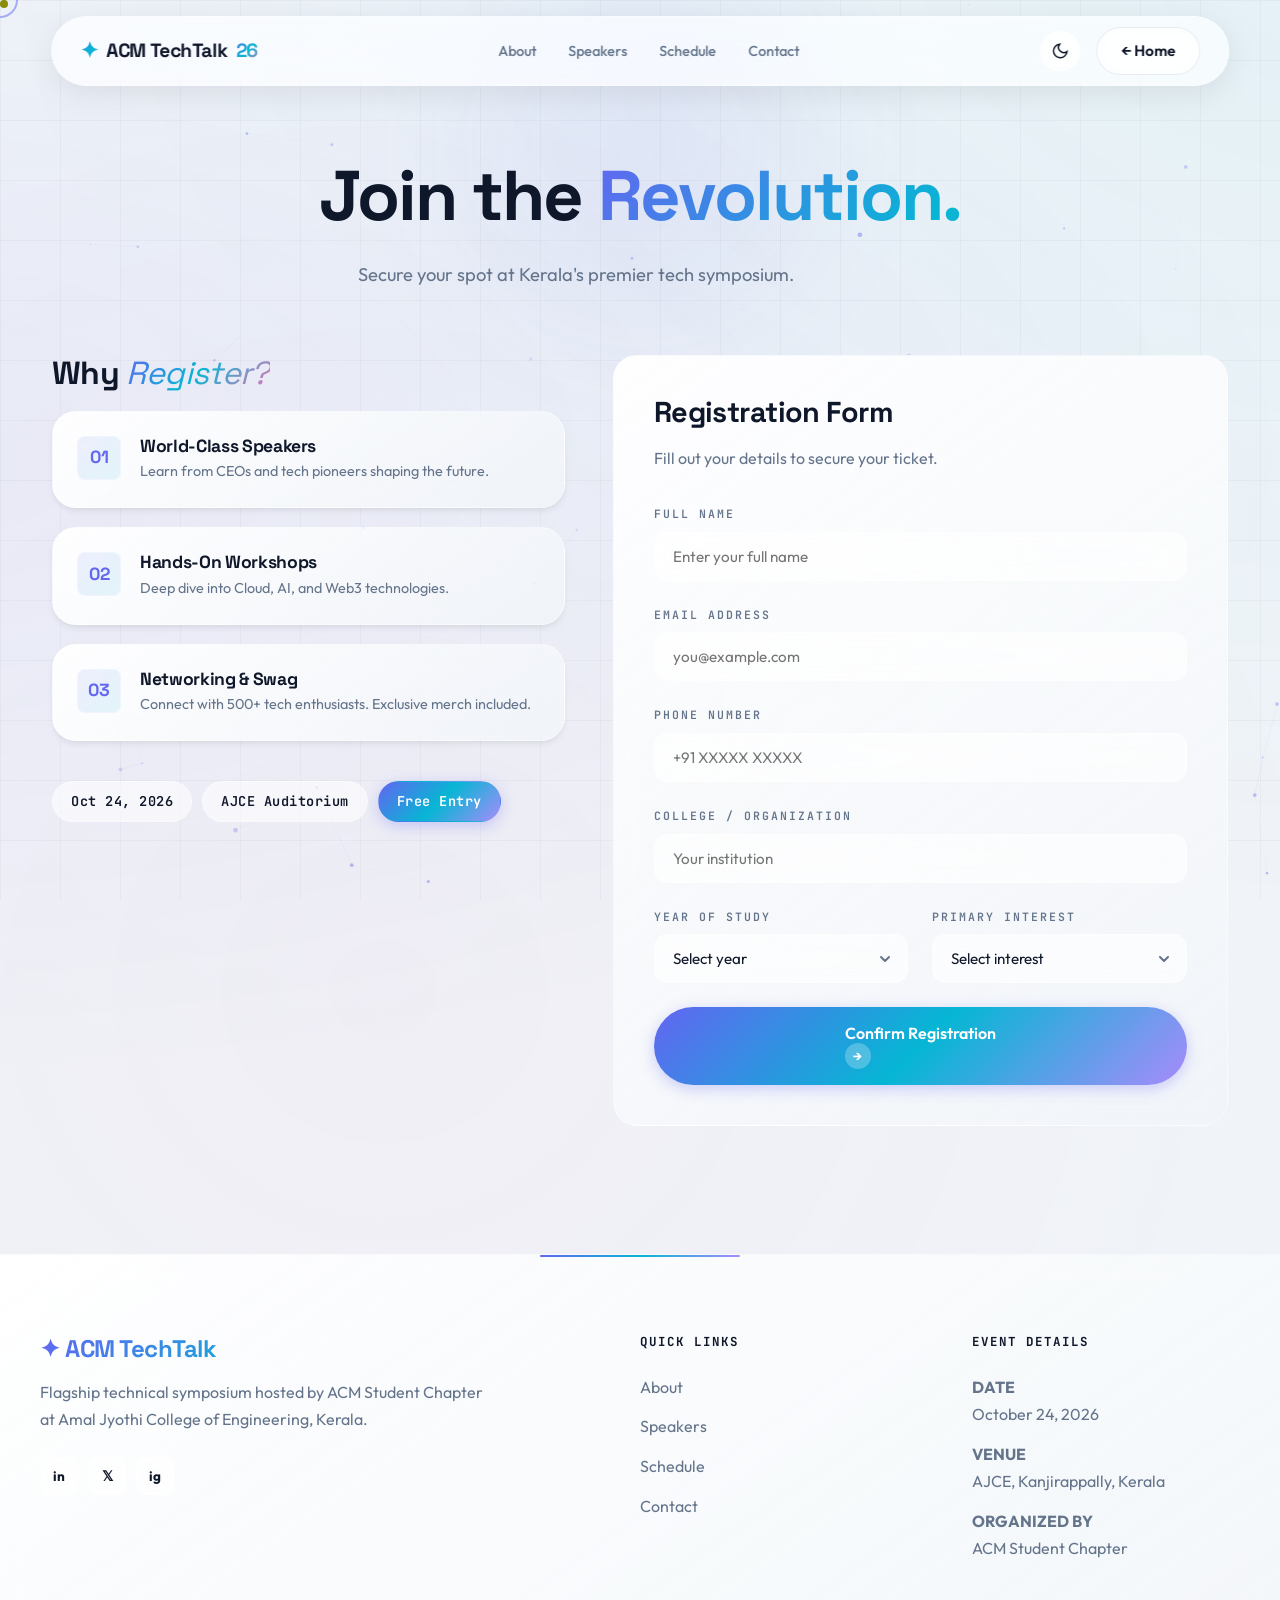
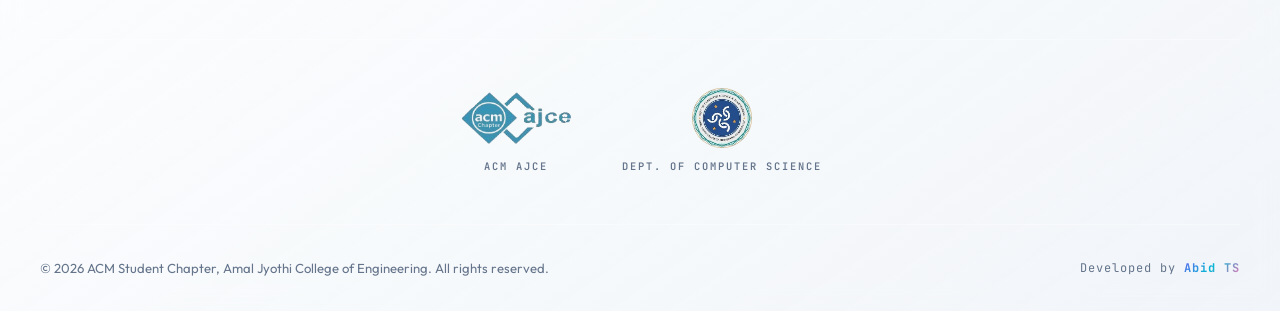
<file: register.html>
<!DOCTYPE html>
<html lang="en" data-theme="light">

<head>
    <meta charset="UTF-8">
    <meta name="viewport" content="width=device-width, initial-scale=1.0">
    <meta name="description" content="Register for ACM TechTalk 2026 — Defy Gravity. Kerala's premier technical symposium.">
    <meta name="author" content="Abid TS">
    <title>REGISTER | ACM TechTalk 2026</title>
    <link rel="preconnect" href="https://fonts.googleapis.com">
    <link rel="preconnect" href="https://fonts.gstatic.com" crossorigin>
    <link href="https://fonts.googleapis.com/css2?family=Outfit:wght@300;400;500;600;700;800;900&family=Space+Grotesk:wght@400;500;600;700&family=JetBrains+Mono:wght@400;500;600&display=swap"
        rel="stylesheet">
    <link rel="stylesheet" href="css/style.css">
    <link rel="stylesheet" href="css/register.css">
    <link rel="icon" type="image/png" href="img/favicon.png">
</head>

<body>

    <!-- Particle Background Canvas -->
    <canvas id="particles-canvas"></canvas>

    <!-- Custom Cursor -->
    <div class="cursor-dot" id="cursor-dot"></div>
    <div class="cursor-ring" id="cursor-ring"></div>

    <nav class="modern-nav" id="main-nav">
        <div class="nav-container">
            <a href="index.html" class="nav-brand">
                <span class="icon">✦</span> ACM TechTalk<span class="highlight">26</span>
            </a>
            <div class="nav-links">
                <a href="index.html#about">About</a>
                <a href="index.html#speakers">Speakers</a>
                <a href="index.html#schedule">Schedule</a>
                <a href="index.html#contact">Contact</a>
            </div>
            <div class="nav-actions">
                <button id="theme-toggle" class="icon-btn" aria-label="Toggle Theme">
                    <svg class="sun-icon" viewBox="0 0 24 24" fill="none" stroke="currentColor" stroke-width="2">
                        <circle cx="12" cy="12" r="5" />
                        <line x1="12" y1="1" x2="12" y2="3" />
                        <line x1="12" y1="21" x2="12" y2="23" />
                        <line x1="4.22" y1="4.22" x2="5.64" y2="5.64" />
                        <line x1="18.36" y1="18.36" x2="19.78" y2="19.78" />
                        <line x1="1" y1="12" x2="3" y2="12" />
                        <line x1="21" y1="12" x2="23" y2="12" />
                        <line x1="4.22" y1="19.78" x2="5.64" y2="18.36" />
                        <line x1="18.36" y1="5.64" x2="19.78" y2="4.22" />
                    </svg>
                    <svg class="moon-icon" viewBox="0 0 24 24" fill="none" stroke="currentColor" stroke-width="2">
                        <path d="M21 12.79A9 9 0 1 1 11.21 3 7 7 0 0 0 21 12.79z" />
                    </svg>
                </button>
                <a href="index.html" class="secondary-btn nav-cta-desktop" style="padding: 10px 24px; font-size: 0.95rem;">← Home</a>
                <button class="mobile-menu-btn" id="mobile-menu-btn" aria-label="Open Menu">
                    <span></span>
                    <span></span>
                    <span></span>
                </button>
            </div>
        </div>
    </nav>

    <main class="main-wrapper">
        <section class="register-hero">
            <h1 class="hero-title">Join the <span>Revolution.</span></h1>
            <p class="hero-subtitle">Secure your spot at Kerala's premier tech symposium.</p>
        </section>

        <section class="register-container">

            <div class="register-info">
                <h2 class="section-title" style="font-size: 2rem;">Why <span>Register?</span></h2>
                <div class="perks-list">
                    <div class="perk-card">
                        <span class="perk-icon">01</span>
                        <div>
                            <h3>World-Class Speakers</h3>
                            <p>Learn from CEOs and tech pioneers shaping the future.</p>
                        </div>
                    </div>
                    <div class="perk-card">
                        <span class="perk-icon">02</span>
                        <div>
                            <h3>Hands-On Workshops</h3>
                            <p>Deep dive into Cloud, AI, and Web3 technologies.</p>
                        </div>
                    </div>
                    <div class="perk-card">
                        <span class="perk-icon">03</span>
                        <div>
                            <h3>Networking & Swag</h3>
                            <p>Connect with 500+ tech enthusiasts. Exclusive merch included.</p>
                        </div>
                    </div>
                </div>

                <div class="event-meta-pills">
                    <span class="pill">Oct 24, 2026</span>
                    <span class="pill">AJCE Auditorium</span>
                    <span class="pill highlight-pill">Free Entry</span>
                </div>
            </div>

            <div class="contact-form-card">
                <h3>Registration Form</h3>
                <p>Fill out your details to secure your ticket.</p>

                <form id="registration-form" class="modern-form" autocomplete="off" novalidate>
                    <div class="input-group">
                        <label for="reg-name">FULL NAME</label>
                        <input type="text" id="reg-name" placeholder="Enter your full name" required>
                    </div>

                    <div class="input-group">
                        <label for="reg-email">EMAIL ADDRESS</label>
                        <input type="email" id="reg-email" placeholder="you@example.com" required>
                    </div>

                    <div class="input-group">
                        <label for="reg-phone">PHONE NUMBER</label>
                        <input type="tel" id="reg-phone" placeholder="+91 XXXXX XXXXX" required>
                    </div>

                    <div class="input-group">
                        <label for="reg-college">COLLEGE / ORGANIZATION</label>
                        <input type="text" id="reg-college" placeholder="Your institution" required>
                    </div>

                    <div class="form-row">
                        <div class="input-group" style="flex: 1;">
                            <label for="reg-year">YEAR OF STUDY</label>
                            <select id="reg-year" class="modern-select" required>
                                <option value="" disabled selected>Select year</option>
                                <option value="1">1st Year</option>
                                <option value="2">2nd Year</option>
                                <option value="3">3rd Year</option>
                                <option value="4">4th Year</option>
                                <option value="pg">PG / Research</option>
                                <option value="faculty">Professional</option>
                            </select>
                        </div>

                        <div class="input-group" style="flex: 1;">
                            <label for="reg-interest">PRIMARY INTEREST</label>
                            <select id="reg-interest" class="modern-select" required>
                                <option value="" disabled selected>Select interest</option>
                                <option value="ai">Artificial Intelligence</option>
                                <option value="web3">Web3 & Blockchain</option>
                                <option value="cloud">Cloud Architecture</option>
                                <option value="cyber">Cybersecurity</option>
                                <option value="other">Other</option>
                            </select>
                        </div>
                    </div>

                    <button type="submit" class="primary-btn submit">
                        <span class="btn-text">Confirm Registration <span class="arrow">→</span></span>
                        <span class="btn-loader" style="display:none;">Processing...</span>
                    </button>
                </form>
            </div>
        </section>

        <div class="modern-overlay" id="success-overlay">
            <div class="success-card">
                <div class="success-icon-large">✓</div>
                <h2 style="margin-bottom: 10px;">You're In!</h2>
                <p style="color: var(--text-muted); margin-bottom: 24px;">Registration confirmed. See you at the
                    revolution.</p>
                <a href="index.html" class="secondary-btn" style="display: inline-block; width: 100%;">Return to
                    Home</a>
            </div>
        </div>

        <footer class="modern-footer">
            <div class="footer-container">
                <div class="footer-brand">
                    <h3>✦ ACM TechTalk</h3>
                    <p>Flagship technical symposium hosted by ACM Student Chapter at Amal Jyothi College of Engineering,
                        Kerala.</p>
                    <div class="socials">
                        <a href="#" aria-label="LinkedIn">in</a>
                        <a href="#" aria-label="X/Twitter">𝕏</a>
                        <a href="#" aria-label="Instagram">ig</a>
                    </div>
                </div>
                <div class="footer-links">
                    <h4>QUICK LINKS</h4>
                    <a href="index.html#about">About</a>
                    <a href="index.html#speakers">Speakers</a>
                    <a href="index.html#schedule">Schedule</a>
                    <a href="index.html#contact">Contact</a>
                </div>
                <div class="footer-details">
                    <h4>EVENT DETAILS</h4>
                    <p><strong>DATE</strong><br>October 24, 2026</p>
                    <p><strong>VENUE</strong><br>AJCE, Kanjirappally, Kerala</p>
                    <p><strong>ORGANIZED BY</strong><br>ACM Student Chapter</p>
                </div>
            </div>

            <!-- Footer Logos: ACM AJCE & CS Department -->
            <div class="footer-logos">
                <div class="footer-logo-item">
                    <img src="img/acmlogo.png" alt="ACM AJCE Logo">
                    <span>ACM AJCE</span>
                </div>
                <div class="footer-logo-item">
                    <img src="img/cselogo.png" alt="Department of Computer Science Logo">
                    <span>Dept. of Computer Science</span>
                </div>
            </div>

            <div class="footer-bottom">
                <p>© 2026 ACM Student Chapter, Amal Jyothi College of Engineering. All rights reserved.</p>
                <p class="developer-credit">
                    Developed by
                    <a href="https://abidts.work" target="_blank" rel="noopener noreferrer">
                        <span>Abid TS</span>
                    </a>
                </p>
            </div>
        </footer>
    </main>

    <script src="js/particles.js"></script>
    <script src="js/register.js"></script>
</body>

</html>
</file>
<file: css/style.css>
/* ═══════════════════════════════════════════════════════════════
   ACM TechTalk 2026 — WORLD-CLASS DESIGN SYSTEM
   "Supercalifragilisticexpialidocious" Edition
   ═══════════════════════════════════════════════════════════════ */

/* ════════════ CUSTOM FONTS ════════════ */
@import url('https://fonts.googleapis.com/css2?family=Outfit:wght@300;400;500;600;700;800;900&family=Space+Grotesk:wght@400;500;600;700&family=JetBrains+Mono:wght@400;500;600&display=swap');

/* ════════════ DESIGN TOKENS ════════════ */
:root {
    /* LIGHT THEME */
    --bg-color: #f0f4f8;
    --bg-deep: #e2e8f0;
    --surface-color: rgba(255, 255, 255, 0.85);
    --surface-solid: #ffffff;
    --text-main: #0f172a;
    --text-muted: #64748b;
    --primary: #6366f1;
    --primary-hover: #4f46e5;
    --primary-glow: rgba(99, 102, 241, 0.3);
    --accent: #06b6d4;
    --accent-2: #f472b6;
    --accent-3: #a78bfa;
    --border-color: rgba(148, 163, 184, 0.2);
    --grid-color: rgba(15, 23, 42, 0.03);
    --shadow-sm: 0 4px 6px -1px rgba(0, 0, 0, 0.07), 0 2px 4px -2px rgba(0, 0, 0, 0.05);
    --shadow-lg: 0 25px 50px -12px rgba(0, 0, 0, 0.12);
    --shadow-glow: 0 0 40px rgba(99, 102, 241, 0.15);
    --radius-sm: 8px;
    --radius-md: 14px;
    --radius-lg: 24px;
    --radius-xl: 32px;
    --nav-bg: rgba(255, 255, 255, 0.7);
    --gradient-primary: linear-gradient(135deg, #6366f1 0%, #06b6d4 50%, #a78bfa 100%);
    --gradient-surface: linear-gradient(135deg, rgba(255, 255, 255, 0.9) 0%, rgba(241, 245, 249, 0.9) 100%);
    --gradient-text: linear-gradient(135deg, #6366f1, #06b6d4, #f472b6);
    --gradient-card: linear-gradient(145deg, rgba(255, 255, 255, 0.95) 0%, rgba(241, 245, 249, 0.8) 100%);
    --glass-bg: rgba(255, 255, 255, 0.6);
    --glass-border: rgba(255, 255, 255, 0.3);
}

[data-theme="dark"] {
    --bg-color: #030712;
    --bg-deep: #0a0f1e;
    --surface-color: rgba(17, 24, 39, 0.85);
    --surface-solid: #111827;
    --text-main: #f1f5f9;
    --text-muted: #94a3b8;
    --primary: #818cf8;
    --primary-hover: #a5b4fc;
    --primary-glow: rgba(129, 140, 248, 0.25);
    --accent: #22d3ee;
    --accent-2: #f472b6;
    --accent-3: #c084fc;
    --border-color: rgba(148, 163, 184, 0.1);
    --grid-color: rgba(255, 255, 255, 0.02);
    --shadow-sm: 0 4px 6px -1px rgba(0, 0, 0, 0.3);
    --shadow-lg: 0 25px 50px -12px rgba(0, 0, 0, 0.5);
    --shadow-glow: 0 0 60px rgba(129, 140, 248, 0.15);
    --nav-bg: rgba(3, 7, 18, 0.7);
    --gradient-primary: linear-gradient(135deg, #818cf8 0%, #22d3ee 50%, #c084fc 100%);
    --gradient-surface: linear-gradient(135deg, rgba(17, 24, 39, 0.9) 0%, rgba(30, 41, 59, 0.9) 100%);
    --gradient-text: linear-gradient(135deg, #818cf8, #22d3ee, #f472b6);
    --gradient-card: linear-gradient(145deg, rgba(17, 24, 39, 0.95) 0%, rgba(30, 41, 59, 0.8) 100%);
    --glass-bg: rgba(17, 24, 39, 0.5);
    --glass-border: rgba(148, 163, 184, 0.1);
}

/* ════════════ RESET & BASE ════════════ */
*,
*::before,
*::after {
    margin: 0;
    padding: 0;
    box-sizing: border-box;
}

html {
    scroll-behavior: smooth;
    overflow-x: hidden;
}

body {
    font-family: 'Outfit', 'Inter', -apple-system, BlinkMacSystemFont, sans-serif;
    background-color: var(--bg-color);
    color: var(--text-main);
    line-height: 1.7;
    transition: background-color 0.5s cubic-bezier(0.4, 0, 0.2, 1), color 0.5s cubic-bezier(0.4, 0, 0.2, 1);
    overflow-x: hidden;
    -webkit-font-smoothing: antialiased;
    -moz-osx-font-smoothing: grayscale;
}

/* Animated grid background */
body::before {
    content: '';
    position: fixed;
    inset: 0;
    background-image:
        linear-gradient(to right, var(--grid-color) 1px, transparent 1px),
        linear-gradient(to bottom, var(--grid-color) 1px, transparent 1px);
    background-size: 60px 60px;
    z-index: -2;
    pointer-events: none;
}

/* Aurora ambient glow */
body::after {
    content: '';
    position: fixed;
    top: -50%;
    left: -50%;
    width: 200%;
    height: 200%;
    background: radial-gradient(ellipse at 20% 50%, rgba(99, 102, 241, 0.06) 0%, transparent 50%),
        radial-gradient(ellipse at 80% 20%, rgba(6, 182, 212, 0.05) 0%, transparent 50%),
        radial-gradient(ellipse at 40% 80%, rgba(244, 114, 182, 0.04) 0%, transparent 50%);
    z-index: -1;
    pointer-events: none;
    animation: auroraShift 20s ease-in-out infinite alternate;
}

[data-theme="dark"] body::after {
    background: radial-gradient(ellipse at 20% 50%, rgba(129, 140, 248, 0.08) 0%, transparent 50%),
        radial-gradient(ellipse at 80% 20%, rgba(34, 211, 238, 0.06) 0%, transparent 50%),
        radial-gradient(ellipse at 40% 80%, rgba(244, 114, 182, 0.05) 0%, transparent 50%);
}

@keyframes auroraShift {
    0% {
        transform: translate(0, 0) rotate(0deg);
    }

    50% {
        transform: translate(-5%, 3%) rotate(3deg);
    }

    100% {
        transform: translate(5%, -3%) rotate(-3deg);
    }
}

/* Particle canvas behind everything */
#particles-canvas {
    position: fixed;
    inset: 0;
    z-index: -1;
    pointer-events: none;
}

h1,
h2,
h3,
h4 {
    font-family: 'Space Grotesk', 'Outfit', sans-serif;
    font-weight: 700;
    line-height: 1.15;
    letter-spacing: -0.02em;
}

a {
    text-decoration: none;
    color: inherit;
    transition: all 0.3s cubic-bezier(0.4, 0, 0.2, 1);
}

/* Selection highlight */
::selection {
    background: var(--primary);
    color: #fff;
}

/* ════════════ TYPOGRAPHY & UTILS ════════════ */
.highlight {
    background: var(--gradient-text);
    -webkit-background-clip: text;
    -webkit-text-fill-color: transparent;
    background-clip: text;
}

.section-label {
    display: inline-flex;
    align-items: center;
    gap: 8px;
    font-family: 'JetBrains Mono', monospace;
    font-size: 0.8rem;
    font-weight: 600;
    letter-spacing: 2px;
    text-transform: uppercase;
    color: var(--primary);
    background: linear-gradient(135deg, rgba(99, 102, 241, 0.1), rgba(6, 182, 212, 0.1));
    padding: 8px 20px;
    border-radius: 50px;
    margin-bottom: 1.2rem;
    border: 1px solid rgba(99, 102, 241, 0.15);
    backdrop-filter: blur(10px);
}

.section-label::before {
    content: '◆';
    font-size: 0.6rem;
    animation: pulse 2s ease-in-out infinite;
}

@keyframes pulse {

    0%,
    100% {
        opacity: 1;
        transform: scale(1);
    }

    50% {
        opacity: 0.5;
        transform: scale(0.8);
    }
}

.section-title {
    font-size: clamp(2.2rem, 4.5vw, 3.5rem);
    margin-bottom: 1.2rem;
    font-weight: 800;
}

.section-title span {
    background: var(--gradient-text);
    -webkit-background-clip: text;
    -webkit-text-fill-color: transparent;
    background-clip: text;
    font-style: italic;
    font-weight: 400;
}

.section-desc {
    color: var(--text-muted);
    max-width: 620px;
    margin: 0 auto 3.5rem;
    font-size: 1.05rem;
    line-height: 1.8;
}

.text-center {
    text-align: center;
}

.section-container {
    max-width: 1240px;
    margin: 0 auto;
    padding: 7rem 2rem;
    position: relative;
}

/* ════════════ BUTTONS ════════════ */
.primary-btn {
    display: inline-flex;
    align-items: center;
    gap: 10px;
    background: var(--gradient-primary);
    color: #fff;
    padding: 12px 28px;
    border-radius: 50px;
    font-weight: 600;
    font-size: 0.95rem;
    font-family: 'Outfit', sans-serif;
    transition: all 0.4s cubic-bezier(0.4, 0, 0.2, 1);
    border: none;
    cursor: pointer;
    position: relative;
    overflow: hidden;
    box-shadow: 0 4px 15px var(--primary-glow);
}

.primary-btn::before {
    content: '';
    position: absolute;
    inset: 0;
    background: linear-gradient(135deg, rgba(255, 255, 255, 0.2) 0%, transparent 50%);
    opacity: 0;
    transition: opacity 0.3s;
}

.primary-btn:hover::before {
    opacity: 1;
}

.primary-btn .arrow {
    background: rgba(255, 255, 255, 0.25);
    color: #fff;
    border-radius: 50%;
    width: 26px;
    height: 26px;
    display: flex;
    align-items: center;
    justify-content: center;
    font-size: 0.85rem;
    transition: transform 0.3s;
    backdrop-filter: blur(4px);
}

.primary-btn:hover {
    transform: translateY(-3px);
    box-shadow: 0 8px 30px var(--primary-glow);
}

.primary-btn:hover .arrow {
    transform: translateX(3px);
}

.primary-btn.lg {
    padding: 16px 36px;
    font-size: 1.1rem;
}

.primary-btn.lg .arrow {
    width: 30px;
    height: 30px;
}

.secondary-btn {
    padding: 14px 32px;
    border-radius: 50px;
    font-weight: 600;
    font-family: 'Outfit', sans-serif;
    border: 1px solid var(--border-color);
    background: var(--glass-bg);
    backdrop-filter: blur(12px);
    transition: all 0.4s cubic-bezier(0.4, 0, 0.2, 1);
    cursor: pointer;
}

.secondary-btn:hover {
    border-color: var(--primary);
    background: rgba(99, 102, 241, 0.05);
    transform: translateY(-2px);
    box-shadow: var(--shadow-sm);
}

/* ════════════ NAVIGATION ════════════ */
.modern-nav {
    position: fixed;
    top: 16px;
    left: 50%;
    transform: translateX(-50%);
    width: 92%;
    max-width: 1200px;
    background: var(--nav-bg);
    backdrop-filter: blur(20px) saturate(180%);
    -webkit-backdrop-filter: blur(20px) saturate(180%);
    border: 1px solid var(--glass-border);
    border-radius: 60px;
    z-index: 1000;
    padding: 10px 28px;
    box-shadow: 0 8px 32px rgba(0, 0, 0, 0.08);
    transition: all 0.4s cubic-bezier(0.4, 0, 0.2, 1);
}

.modern-nav.scrolled {
    top: 10px;
    padding: 8px 24px;
    box-shadow: 0 12px 40px rgba(0, 0, 0, 0.12);
}

.nav-container {
    display: flex;
    justify-content: space-between;
    align-items: center;
}

.nav-brand {
    font-family: 'Space Grotesk', sans-serif;
    font-size: 1.2rem;
    font-weight: 700;
    display: flex;
    align-items: center;
    gap: 8px;
    letter-spacing: -0.01em;
}

.nav-brand .icon {
    background: var(--gradient-primary);
    -webkit-background-clip: text;
    -webkit-text-fill-color: transparent;
    background-clip: text;
    font-size: 1.4rem;
    animation: starSpin 4s linear infinite;
}

@keyframes starSpin {
    from {
        transform: rotate(0deg);
    }

    to {
        transform: rotate(360deg);
    }
}

.nav-links {
    display: flex;
    gap: 2rem;
}

.nav-links a {
    font-weight: 500;
    font-size: 0.9rem;
    color: var(--text-muted);
    position: relative;
    padding: 4px 0;
}

.nav-links a::after {
    content: '';
    position: absolute;
    bottom: -2px;
    left: 0;
    width: 0;
    height: 2px;
    background: var(--gradient-primary);
    border-radius: 2px;
    transition: width 0.35s cubic-bezier(0.4, 0, 0.2, 1);
}

.nav-links a:hover {
    color: var(--text-main);
}

.nav-links a:hover::after {
    width: 100%;
}

.nav-actions {
    display: flex;
    align-items: center;
    gap: 1rem;
}

.icon-btn {
    background: var(--glass-bg);
    border: 1px solid var(--glass-border);
    color: var(--text-main);
    cursor: pointer;
    width: 40px;
    height: 40px;
    border-radius: 50%;
    display: flex;
    align-items: center;
    justify-content: center;
    transition: all 0.3s cubic-bezier(0.4, 0, 0.2, 1);
    backdrop-filter: blur(8px);
}

.icon-btn svg {
    width: 18px;
    height: 18px;
}

.icon-btn:hover {
    background: var(--primary);
    color: #fff;
    border-color: var(--primary);
    transform: rotate(20deg);
    box-shadow: 0 4px 15px var(--primary-glow);
}

[data-theme="light"] .moon-icon {
    display: block;
}

[data-theme="light"] .sun-icon {
    display: none;
}

[data-theme="dark"] .moon-icon {
    display: none;
}

[data-theme="dark"] .sun-icon {
    display: block;
}

/* Mobile hamburger */
.mobile-menu-btn {
    display: none;
    background: none;
    border: none;
    cursor: pointer;
    width: 36px;
    height: 36px;
    flex-direction: column;
    align-items: center;
    justify-content: center;
    gap: 5px;
}

.mobile-menu-btn span {
    display: block;
    width: 22px;
    height: 2px;
    background: var(--text-main);
    border-radius: 2px;
    transition: all 0.3s;
}

/* ════════════ HERO SECTION ════════════ */
.hero-section {
    padding-top: 140px;
    position: relative;
    min-height: 100vh;
    overflow: hidden;
    overflow-x: clip;
}

/* Cinematic gradient orbs */
.hero-section::before {
    content: '';
    position: absolute;
    top: -20%;
    right: -10%;
    width: 600px;
    height: 600px;
    background: radial-gradient(circle, rgba(99, 102, 241, 0.15) 0%, transparent 70%);
    border-radius: 50%;
    filter: blur(80px);
    animation: orbFloat1 12s ease-in-out infinite alternate;
    pointer-events: none;
}

.hero-section::after {
    content: '';
    position: absolute;
    bottom: -10%;
    left: -10%;
    width: 500px;
    height: 500px;
    background: radial-gradient(circle, rgba(6, 182, 212, 0.12) 0%, transparent 70%);
    border-radius: 50%;
    filter: blur(60px);
    animation: orbFloat2 15s ease-in-out infinite alternate;
    pointer-events: none;
}

@keyframes orbFloat1 {
    0% {
        transform: translate(0, 0) scale(1);
    }

    100% {
        transform: translate(-50px, 30px) scale(1.1);
    }
}

@keyframes orbFloat2 {
    0% {
        transform: translate(0, 0) scale(1);
    }

    100% {
        transform: translate(40px, -40px) scale(1.15);
    }
}

.hero-container {
    max-width: 1340px;
    margin: 0 auto;
    padding: 0 2rem;
    display: grid;
    grid-template-columns: 1.1fr 0.9fr;
    gap: 3rem;
    align-items: center;
    position: relative;
    z-index: 1;
}

.hero-content {
    animation: heroFadeIn 1s cubic-bezier(0.4, 0, 0.2, 1) forwards;
    opacity: 0;
}

@keyframes heroFadeIn {
    from {
        opacity: 0;
        transform: translateY(40px);
    }

    to {
        opacity: 1;
        transform: translateY(0);
    }
}

.date-location-pills {
    display: flex;
    gap: 0.8rem;
    margin-bottom: 2rem;
    flex-wrap: wrap;
}

.pill {
    display: inline-flex;
    align-items: center;
    gap: 8px;
    background: var(--glass-bg);
    border: 1px solid var(--glass-border);
    padding: 8px 18px;
    border-radius: 50px;
    font-size: 0.85rem;
    font-weight: 600;
    backdrop-filter: blur(10px);
    transition: all 0.3s;
    font-family: 'JetBrains Mono', monospace;
    letter-spacing: 0.5px;
}

.pill svg {
    opacity: 0.7;
}

.pill:hover {
    border-color: var(--primary);
    box-shadow: 0 0 20px var(--primary-glow);
    transform: translateY(-2px);
}

.hero-title {
    font-size: clamp(3rem, 5.5vw, 5rem);
    margin-bottom: 1.5rem;
    letter-spacing: -2px;
    line-height: 1.05;
    font-weight: 900;
}

.hero-title span {
    background: var(--gradient-text);
    -webkit-background-clip: text;
    -webkit-text-fill-color: transparent;
    background-clip: text;
    background-size: 200% auto;
    animation: gradientShift 4s ease-in-out infinite alternate;
}

@keyframes gradientShift {
    0% {
        background-position: 0% center;
    }

    100% {
        background-position: 100% center;
    }
}

.hero-subtitle {
    font-size: 1.15rem;
    color: var(--text-muted);
    margin-bottom: 2.5rem;
    max-width: 90%;
    line-height: 1.8;
}

.hero-actions {
    display: flex;
    gap: 1rem;
    margin-bottom: 4rem;
    align-items: center;
}

/* Countdown */
.countdown {
    position: relative;
}

.countdown .starts-in {
    font-family: 'JetBrains Mono', monospace;
    font-size: 0.75rem;
    font-weight: 700;
    letter-spacing: 3px;
    color: var(--primary);
    margin-bottom: 1rem;
}

.timer-grid {
    display: flex;
    gap: 1rem;
}

.time-box {
    background: var(--glass-bg);
    border: 1px solid var(--glass-border);
    backdrop-filter: blur(12px);
    padding: 16px 20px;
    border-radius: var(--radius-md);
    text-align: center;
    min-width: 80px;
    transition: all 0.3s;
}

.time-box:hover {
    border-color: var(--primary);
    box-shadow: 0 0 25px var(--primary-glow);
    transform: translateY(-4px);
}

.time-box h2 {
    font-family: 'Space Grotesk', sans-serif;
    font-size: 2.2rem;
    line-height: 1;
    margin-bottom: 4px;
    background: var(--gradient-text);
    -webkit-background-clip: text;
    -webkit-text-fill-color: transparent;
    background-clip: text;
    font-weight: 800;
}

.time-box span {
    font-family: 'JetBrains Mono', monospace;
    font-size: 0.65rem;
    color: var(--text-muted);
    font-weight: 600;
    letter-spacing: 2px;
}

/* 3D Graphic area */
.hero-graphic {
    position: relative;
    width: 100%;
    height: 550px;
    display: flex;
    align-items: center;
    justify-content: center;
}

.hero-graphic::before {
    content: '';
    position: absolute;
    width: 400px;
    height: 400px;
    background: radial-gradient(circle, var(--primary-glow) 0%, transparent 70%);
    border-radius: 50%;
    filter: blur(40px);
    animation: pulseGlow 4s ease-in-out infinite;
}

@keyframes pulseGlow {

    0%,
    100% {
        transform: scale(1);
        opacity: 0.5;
    }

    50% {
        transform: scale(1.15);
        opacity: 0.8;
    }
}

#webgl-canvas {
    width: 100% !important;
    height: 100% !important;
    outline: none;
    position: relative;
    z-index: 1;
}

/* Spinning marquee banner */
.spinning-banner {
    position: absolute;
    bottom: 0;
    width: 100%;
    border-top: 1px solid var(--border-color);
    border-bottom: 1px solid var(--border-color);
    background: var(--glass-bg);
    backdrop-filter: blur(12px);
    padding: 18px 0;
    overflow: hidden;
    z-index: 2;
}

.marquee-track {
    display: flex;
    width: max-content;
    animation: marqueeScroll 30s linear infinite;
}

.marquee-track:hover {
    animation-play-state: paused;
}

.marquee-content {
    display: flex;
    align-items: center;
    gap: 3rem;
    padding: 0 1.5rem;
    white-space: nowrap;
    font-family: 'Space Grotesk', sans-serif;
    font-size: 0.9rem;
    font-weight: 600;
    letter-spacing: 3px;
    text-transform: uppercase;
    color: var(--text-muted);
}

.marquee-content .divider {
    display: inline-block;
    width: 6px;
    height: 6px;
    background: var(--gradient-primary);
    border-radius: 50%;
    flex-shrink: 0;
}

@keyframes marqueeScroll {
    from {
        transform: translateX(0);
    }

    to {
        transform: translateX(-50%);
    }
}

/* Legacy SVG curve text fallback */
.curve-text {
    display: none;
}

/* ════════════ ABOUT SECTION ════════════ */
.about-section {
    position: relative;
}

.about-grid {
    display: grid;
    grid-template-columns: 1fr 1fr;
    gap: 5rem;
    align-items: center;
}

.about-text p {
    color: var(--text-muted);
    font-size: 1.1rem;
    margin-bottom: 2rem;
    line-height: 1.9;
}

.feature-pills {
    display: flex;
    flex-wrap: wrap;
    gap: 10px;
}

.feature-pill {
    background: var(--glass-bg);
    border: 1px solid var(--glass-border);
    padding: 10px 22px;
    border-radius: 50px;
    font-size: 0.88rem;
    font-weight: 600;
    backdrop-filter: blur(8px);
    transition: all 0.3s cubic-bezier(0.4, 0, 0.2, 1);
    cursor: default;
}

.feature-pill:hover {
    border-color: var(--primary);
    background: rgba(99, 102, 241, 0.08);
    transform: translateY(-2px);
    box-shadow: 0 4px 15px var(--primary-glow);
}

.about-stats {
    display: grid;
    grid-template-columns: 1fr 1fr;
    gap: 1.5rem;
}

.stat-card {
    background: var(--gradient-card);
    border: 1px solid var(--glass-border);
    padding: 2rem;
    border-radius: var(--radius-lg);
    text-align: center;
    box-shadow: var(--shadow-sm);
    transition: all 0.4s cubic-bezier(0.4, 0, 0.2, 1);
    backdrop-filter: blur(12px);
    position: relative;
    overflow: hidden;
}

.stat-card::before {
    content: '';
    position: absolute;
    top: 0;
    left: 0;
    right: 0;
    height: 3px;
    background: var(--gradient-primary);
    transform: scaleX(0);
    transition: transform 0.4s cubic-bezier(0.4, 0, 0.2, 1);
    transform-origin: left;
}

.stat-card:hover::before {
    transform: scaleX(1);
}

.stat-card:hover {
    transform: translateY(-8px);
    border-color: var(--primary);
    box-shadow: var(--shadow-glow);
}

.stat-icon {
    font-size: 2rem;
    margin-bottom: 1rem;
    display: inline-block;
    animation: iconBounce 3s ease-in-out infinite;
}

@keyframes iconBounce {

    0%,
    100% {
        transform: translateY(0);
    }

    50% {
        transform: translateY(-5px);
    }
}

.stat-card h3 {
    font-size: 2.8rem;
    margin-bottom: 0.5rem;
    background: var(--gradient-text);
    -webkit-background-clip: text;
    -webkit-text-fill-color: transparent;
    background-clip: text;
    font-weight: 800;
}

.stat-card p {
    font-family: 'JetBrains Mono', monospace;
    font-size: 0.72rem;
    font-weight: 600;
    color: var(--text-muted);
    letter-spacing: 2px;
}

/* ════════════ SPEAKERS ════════════ */
.speakers-section {
    position: relative;
    overflow: hidden;
}

.speakers-section::before {
    content: '';
    position: absolute;
    top: 50%;
    left: 50%;
    transform: translate(-50%, -50%);
    width: 800px;
    height: 800px;
    background: radial-gradient(circle, rgba(99, 102, 241, 0.05) 0%, transparent 60%);
    border-radius: 50%;
    pointer-events: none;
}

.speakers-carousel {
    display: flex;
    gap: 2rem;
    justify-content: center;
    margin-top: 3.5rem;
    flex-wrap: wrap;
    perspective: 1000px;
}

.speaker-card {
    background: var(--gradient-card);
    border: 1px solid var(--glass-border);
    border-radius: var(--radius-lg);
    overflow: hidden;
    width: 340px;
    text-align: left;
    box-shadow: var(--shadow-sm);
    transition: all 0.5s cubic-bezier(0.4, 0, 0.2, 1);
    backdrop-filter: blur(12px);
    position: relative;
}

.speaker-card::after {
    content: '';
    position: absolute;
    inset: 0;
    border-radius: var(--radius-lg);
    background: linear-gradient(180deg, transparent 60%, rgba(99, 102, 241, 0.03) 100%);
    pointer-events: none;
}

.speaker-card.featured {
    border: 2px solid transparent;
    background-image: var(--gradient-card);
    background-origin: border-box;
    box-shadow: 0 0 0 2px var(--primary), var(--shadow-glow);
    transform: scale(1.05);
}

.speaker-card:hover {
    box-shadow: var(--shadow-glow);
    transform: translateY(-10px) rotateX(2deg);
}

.speaker-card.featured:hover {
    transform: scale(1.05) translateY(-10px) rotateX(2deg);
}

.speaker-card .img-wrapper {
    width: 100%;
    height: 300px;
    overflow: hidden;
    position: relative;
}

.speaker-card .img-wrapper::after {
    content: '';
    position: absolute;
    bottom: 0;
    left: 0;
    right: 0;
    height: 60px;
    background: linear-gradient(to top, var(--surface-solid), transparent);
    pointer-events: none;
    z-index: 1;
}

.speaker-card img {
    width: 100%;
    height: 100%;
    object-fit: cover;
    transition: transform 0.6s cubic-bezier(0.4, 0, 0.2, 1);
}

.speaker-card:hover img {
    transform: scale(1.08);
}

.speaker-info {
    padding: 1.5rem 1.8rem 1.8rem;
    position: relative;
    z-index: 2;
}

.speaker-info h3 {
    font-size: 1.3rem;
    margin-bottom: 4px;
}

.speaker-info .role {
    background: var(--gradient-text);
    -webkit-background-clip: text;
    -webkit-text-fill-color: transparent;
    background-clip: text;
    font-size: 0.85rem;
    font-weight: 700;
    margin-bottom: 1rem;
    font-family: 'JetBrains Mono', monospace;
    letter-spacing: 0.5px;
}

.speaker-info .bio {
    color: var(--text-muted);
    font-size: 0.9rem;
    margin-bottom: 1.5rem;
    line-height: 1.7;
}

.social-links {
    display: flex;
    gap: 8px;
}

.social-links a {
    width: 34px;
    height: 34px;
    border-radius: 10px;
    background: var(--glass-bg);
    border: 1px solid var(--glass-border);
    display: flex;
    align-items: center;
    justify-content: center;
    font-size: 0.8rem;
    font-weight: 700;
    transition: all 0.3s;
    backdrop-filter: blur(4px);
}

.social-links a:hover {
    background: var(--primary);
    color: #fff;
    border-color: var(--primary);
    transform: translateY(-3px);
    box-shadow: 0 4px 12px var(--primary-glow);
}

/* ════════════ TIMELINE / SCHEDULE ════════════ */
.schedule-section {
    position: relative;
}

.timeline {
    max-width: 820px;
    margin: 3rem auto 0;
    text-align: left;
}

.timeline-item {
    display: grid;
    grid-template-columns: 130px 40px 1fr;
    margin-bottom: 0;
}

.time-col {
    text-align: right;
    padding-top: 1.5rem;
}

.time {
    font-family: 'JetBrains Mono', monospace;
    font-size: 0.85rem;
    font-weight: 600;
    display: flex;
    align-items: center;
    justify-content: flex-end;
    gap: 8px;
    color: var(--text-muted);
}

.line-col {
    display: flex;
    flex-direction: column;
    align-items: center;
    padding-top: 1.5rem;
}

.dot {
    width: 16px;
    height: 16px;
    border-radius: 50%;
    background: var(--surface-solid);
    border: 3px solid var(--border-color);
    z-index: 2;
    transition: all 0.3s;
}

.dot.active {
    border-color: var(--primary);
    background: var(--primary);
    box-shadow: 0 0 0 6px var(--primary-glow), 0 0 20px var(--primary-glow);
    animation: dotPulse 2s ease-in-out infinite;
}

@keyframes dotPulse {

    0%,
    100% {
        box-shadow: 0 0 0 6px var(--primary-glow), 0 0 20px var(--primary-glow);
    }

    50% {
        box-shadow: 0 0 0 10px var(--primary-glow), 0 0 30px var(--primary-glow);
    }
}

.line {
    width: 2px;
    flex-grow: 1;
    background: linear-gradient(to bottom, var(--border-color), transparent);
    margin-top: 8px;
    min-height: 100px;
}

.content-col {
    padding-bottom: 2rem;
}

.timeline-card {
    background: var(--gradient-card);
    border: 1px solid var(--glass-border);
    padding: 2rem;
    border-radius: var(--radius-lg);
    box-shadow: var(--shadow-sm);
    backdrop-filter: blur(12px);
    transition: all 0.4s cubic-bezier(0.4, 0, 0.2, 1);
    position: relative;
    overflow: hidden;
}

.timeline-card::before {
    content: '';
    position: absolute;
    top: 0;
    left: 0;
    width: 4px;
    height: 100%;
    background: var(--gradient-primary);
    transform: scaleY(0);
    transition: transform 0.4s cubic-bezier(0.4, 0, 0.2, 1);
    transform-origin: top;
    border-radius: 0 2px 2px 0;
}

.timeline-card:hover::before {
    transform: scaleY(1);
}

.timeline-card:hover {
    transform: translateX(8px);
    box-shadow: var(--shadow-glow);
    border-color: var(--primary);
}

.timeline-card.active {
    border-color: var(--primary);
    box-shadow: 0 0 0 1px var(--primary), var(--shadow-glow);
}

.timeline-card.active::before {
    transform: scaleY(1);
}

.timeline-card .tag {
    font-family: 'JetBrains Mono', monospace;
    font-size: 0.7rem;
    font-weight: 700;
    background: var(--gradient-text);
    -webkit-background-clip: text;
    -webkit-text-fill-color: transparent;
    background-clip: text;
    letter-spacing: 2px;
    margin-bottom: 8px;
    display: inline-block;
}

.timeline-card h3 {
    font-size: 1.2rem;
    margin-bottom: 8px;
}

.speaker-name {
    font-weight: 600;
    font-size: 0.9rem;
    margin-bottom: 8px;
    color: var(--text-main);
}

.timeline-card p {
    color: var(--text-muted);
    font-size: 0.95rem;
    line-height: 1.7;
}

/* ════════════ CONTACT SECTION ════════════ */
.contact-section {
    position: relative;
}

.contact-grid {
    display: grid;
    grid-template-columns: 1fr 1fr;
    gap: 3rem;
    margin-top: 3rem;
}

.contact-card,
.contact-form-card {
    background: var(--gradient-card);
    border: 1px solid var(--glass-border);
    padding: 2.5rem;
    border-radius: var(--radius-lg);
    backdrop-filter: blur(12px);
    transition: all 0.3s;
}

.contact-card:hover,
.contact-form-card:hover {
    box-shadow: var(--shadow-glow);
    border-color: var(--primary);
}

.contact-card h3,
.contact-form-card h3 {
    font-size: 1.8rem;
    margin-bottom: 1rem;
}

.contact-card>p,
.contact-form-card>p {
    color: var(--text-muted);
    margin-bottom: 2rem;
    line-height: 1.7;
}

.info-row {
    display: flex;
    gap: 1rem;
    margin-bottom: 1.5rem;
    align-items: flex-start;
}

.info-row .icon {
    font-size: 1.3rem;
    background: linear-gradient(135deg, rgba(99, 102, 241, 0.1), rgba(6, 182, 212, 0.1));
    width: 50px;
    height: 50px;
    display: flex;
    align-items: center;
    justify-content: center;
    border-radius: var(--radius-md);
    flex-shrink: 0;
    border: 1px solid var(--glass-border);
}

.info-row .label {
    font-family: 'JetBrains Mono', monospace;
    font-size: 0.7rem;
    font-weight: 700;
    background: var(--gradient-text);
    -webkit-background-clip: text;
    -webkit-text-fill-color: transparent;
    background-clip: text;
    letter-spacing: 2px;
    margin-bottom: 4px;
}

.info-row p:not(.label) {
    font-weight: 500;
}

.map-card {
    margin-top: 1.5rem;
    border-radius: var(--radius-lg);
    overflow: hidden;
    border: 1px solid var(--glass-border);
}

.map-card img,
.map-card iframe {
    width: 100%;
    height: 200px;
    object-fit: cover;
    display: block;
}

/* Form Styles */
.modern-form .input-group {
    margin-bottom: 1.5rem;
}

.modern-form label {
    display: block;
    font-family: 'JetBrains Mono', monospace;
    font-size: 0.72rem;
    font-weight: 600;
    margin-bottom: 8px;
    letter-spacing: 2px;
    color: var(--text-muted);
}

.modern-form input,
.modern-form textarea {
    width: 100%;
    padding: 14px 18px;
    background: var(--glass-bg);
    border: 1px solid var(--glass-border);
    border-radius: var(--radius-md);
    color: var(--text-main);
    font-family: 'Outfit', sans-serif;
    font-size: 0.95rem;
    transition: all 0.3s cubic-bezier(0.4, 0, 0.2, 1);
    backdrop-filter: blur(8px);
}

.modern-form input:focus,
.modern-form textarea:focus {
    outline: none;
    border-color: var(--primary);
    box-shadow: 0 0 0 4px var(--primary-glow);
    background: var(--surface-color);
}

.primary-btn.submit {
    width: 100%;
    justify-content: center;
    padding: 16px;
    font-size: 1rem;
    border: none;
    cursor: pointer;
}

/* ════════════ FOOTER ════════════ */
.modern-footer {
    background: var(--gradient-card);
    border-top: 1px solid var(--glass-border);
    padding: 5rem 2rem 0;
    margin-top: 2rem;
    position: relative;
    backdrop-filter: blur(12px);
}

.modern-footer::before {
    content: '';
    position: absolute;
    top: 0;
    left: 50%;
    transform: translateX(-50%);
    width: 200px;
    height: 2px;
    background: var(--gradient-primary);
    border-radius: 2px;
}

.footer-container {
    max-width: 1200px;
    margin: 0 auto;
    display: grid;
    grid-template-columns: 2fr 1fr 1fr;
    gap: 4rem;
    margin-bottom: 4rem;
}

.footer-brand h3 {
    font-family: 'Space Grotesk', sans-serif;
    font-size: 1.5rem;
    margin-bottom: 1rem;
    background: var(--gradient-text);
    -webkit-background-clip: text;
    -webkit-text-fill-color: transparent;
    background-clip: text;
}

.footer-brand p {
    color: var(--text-muted);
    margin-bottom: 1.5rem;
    max-width: 85%;
    line-height: 1.7;
}

.socials {
    display: flex;
    gap: 10px;
}

.socials a {
    width: 38px;
    height: 38px;
    border-radius: 10px;
    background: var(--glass-bg);
    border: 1px solid var(--glass-border);
    display: flex;
    align-items: center;
    justify-content: center;
    font-size: 0.85rem;
    font-weight: 700;
    transition: all 0.3s;
    backdrop-filter: blur(4px);
}

.socials a:hover {
    background: var(--primary);
    color: #fff;
    border-color: var(--primary);
    transform: translateY(-3px);
    box-shadow: 0 4px 12px var(--primary-glow);
}

.footer-links a,
.footer-details p {
    display: block;
    color: var(--text-muted);
    margin-bottom: 0.8rem;
    transition: all 0.3s;
}

.footer-links h4,
.footer-details h4 {
    font-family: 'JetBrains Mono', monospace;
    font-size: 0.78rem;
    letter-spacing: 2px;
    color: var(--text-main);
    margin-bottom: 1.5rem;
}

.footer-links a:hover {
    color: var(--primary);
    transform: translateX(4px);
}

/* Footer logos section */
.footer-logos {
    max-width: 1200px;
    margin: 0 auto;
    padding: 3rem 0;
    border-top: 1px solid var(--glass-border);
    display: flex;
    align-items: center;
    justify-content: center;
    gap: 3rem;
    flex-wrap: wrap;
}

.footer-logo-item {
    display: flex;
    flex-direction: column;
    align-items: center;
    gap: 10px;
    transition: all 0.4s;
}

.footer-logo-item:hover {
    transform: translateY(-5px);
}

.footer-logo-item img {
    height: 60px;
    width: auto;
    object-fit: contain;
    filter: grayscale(20%);
    transition: all 0.4s;
    border-radius: 10px;
}

.footer-logo-item:hover img {
    filter: grayscale(0%);
    transform: scale(1.05);
}

.footer-logo-item span {
    font-family: 'JetBrains Mono', monospace;
    font-size: 0.65rem;
    font-weight: 600;
    letter-spacing: 2px;
    color: var(--text-muted);
    text-transform: uppercase;
}

.footer-bottom {
    border-top: 1px solid var(--glass-border);
    padding: 2rem 0;
    max-width: 1200px;
    margin: 0 auto;
    display: flex;
    justify-content: space-between;
    align-items: center;
    flex-wrap: wrap;
    gap: 1rem;
    font-size: 0.82rem;
    color: var(--text-muted);
}

.footer-bottom .developer-credit {
    font-family: 'JetBrains Mono', monospace;
    font-size: 0.75rem;
    letter-spacing: 1px;
}

.footer-bottom .developer-credit span {
    background: var(--gradient-text);
    -webkit-background-clip: text;
    -webkit-text-fill-color: transparent;
    background-clip: text;
    font-weight: 700;
}

/* ════════════ SCROLL REVEAL ANIMATIONS ════════════ */
.reveal {
    opacity: 0;
    transform: translateY(40px);
    transition: all 0.8s cubic-bezier(0.4, 0, 0.2, 1);
}

.reveal.visible {
    opacity: 1;
    transform: translateY(0);
}

.reveal-left {
    opacity: 0;
    transform: translateX(-60px);
    transition: all 0.8s cubic-bezier(0.4, 0, 0.2, 1);
}

.reveal-left.visible {
    opacity: 1;
    transform: translateX(0);
}

.reveal-right {
    opacity: 0;
    transform: translateX(60px);
    transition: all 0.8s cubic-bezier(0.4, 0, 0.2, 1);
}

.reveal-right.visible {
    opacity: 1;
    transform: translateX(0);
}

/* Stagger children */
.stagger-children>* {
    opacity: 0;
    transform: translateY(25px);
    transition: all 0.6s cubic-bezier(0.4, 0, 0.2, 1);
}

.stagger-children.visible>*:nth-child(1) {
    transition-delay: 0.05s;
}

.stagger-children.visible>*:nth-child(2) {
    transition-delay: 0.12s;
}

.stagger-children.visible>*:nth-child(3) {
    transition-delay: 0.19s;
}

.stagger-children.visible>*:nth-child(4) {
    transition-delay: 0.26s;
}

.stagger-children.visible>*:nth-child(5) {
    transition-delay: 0.33s;
}

.stagger-children.visible>* {
    opacity: 1;
    transform: translateY(0);
}

/* ════════════ CUSTOM CURSOR ════════════ */
.cursor-dot {
    width: 8px;
    height: 8px;
    background: var(--primary);
    border-radius: 50%;
    position: fixed;
    pointer-events: none;
    z-index: 9999;
    transition: transform 0.1s;
    mix-blend-mode: difference;
}

.cursor-ring {
    width: 36px;
    height: 36px;
    border: 2px solid var(--primary);
    border-radius: 50%;
    position: fixed;
    pointer-events: none;
    z-index: 9998;
    transition: all 0.15s ease-out;
    opacity: 0.5;
}

/* ════════════ RESPONSIVE ════════════ */

/* ──── Mobile Nav Drawer ──── */
.nav-links.mobile-open {
    display: flex !important;
    flex-direction: column;
    position: absolute;
    top: calc(100% + 12px);
    left: 0;
    right: 0;
    background: var(--surface-solid);
    backdrop-filter: blur(24px) saturate(180%);
    -webkit-backdrop-filter: blur(24px) saturate(180%);
    border: 1px solid var(--border-color);
    border-radius: var(--radius-lg);
    padding: 1.5rem;
    gap: 0.5rem;
    box-shadow: var(--shadow-lg);
    z-index: 100;
    animation: mobileNavSlide 0.3s cubic-bezier(0.4, 0, 0.2, 1) forwards;
}

@keyframes mobileNavSlide {
    from {
        opacity: 0;
        transform: translateY(-10px);
    }

    to {
        opacity: 1;
        transform: translateY(0);
    }
}

.nav-links.mobile-open a {
    padding: 12px 16px;
    border-radius: var(--radius-sm);
    font-size: 1rem;
    color: var(--text-main);
    transition: background 0.2s;
}

.nav-links.mobile-open a:hover {
    background: rgba(99, 102, 241, 0.08);
}

/* Hamburger → X animation */
.mobile-menu-btn.active span:nth-child(1) {
    transform: translateY(7px) rotate(45deg);
}

.mobile-menu-btn.active span:nth-child(2) {
    opacity: 0;
    transform: scaleX(0);
}

.mobile-menu-btn.active span:nth-child(3) {
    transform: translateY(-7px) rotate(-45deg);
}

/* ──── Tablet (≤1024px) ──── */
@media (max-width: 1024px) {
    .hero-container {
        grid-template-columns: 1fr;
        gap: 2rem;
        text-align: center;
    }

    .hero-content {
        order: 1;
    }

    .hero-graphic {
        order: 2;
        height: 350px;
    }

    .hero-actions,
    .date-location-pills {
        justify-content: center;
    }

    .hero-subtitle {
        max-width: 100%;
        margin-left: auto;
        margin-right: auto;
    }

    .timer-grid {
        justify-content: center;
    }

    .countdown {
        display: flex;
        flex-direction: column;
        align-items: center;
    }

    /* Push hero content above the banner */
    .hero-section {
        padding-bottom: 80px;
    }

    .about-grid {
        grid-template-columns: 1fr;
        gap: 3rem;
    }

    .about-text {
        text-align: center;
    }

    .feature-pills {
        justify-content: center;
    }

    .contact-grid {
        grid-template-columns: 1fr;
        gap: 3rem;
    }

    .footer-container {
        grid-template-columns: 1fr 1fr;
        gap: 2rem;
    }

    .footer-brand {
        grid-column: 1 / -1;
    }

    .speakers-carousel {
        gap: 1.5rem;
    }

    .speaker-card {
        width: 300px;
    }

    .speaker-card .img-wrapper {
        height: 240px;
    }
}

/* ──── Phone + Small Tablet (≤768px) ──── */
@media (max-width: 768px) {

    /* Nav: hide links and CTA, show hamburger */
    .nav-links {
        display: none;
    }

    .nav-cta-desktop {
        display: none !important;
    }

    .mobile-menu-btn {
        display: flex;
    }

    .modern-nav {
        padding: 10px 16px;
        border-radius: 20px;
        width: 95%;
    }

    .nav-brand {
        font-size: 1.05rem;
    }

    /* Hero adjustments */
    .hero-section {
        padding-top: 110px;
        min-height: auto;
        padding-bottom: 70px;
    }

    .hero-container {
        padding: 0 1.25rem;
        gap: 1.5rem;
    }

    .hero-title {
        font-size: clamp(2rem, 8vw, 3.2rem);
        letter-spacing: -1px;
    }

    .hero-subtitle {
        font-size: 1rem;
        margin-bottom: 2rem;
    }

    .hero-actions {
        flex-direction: column;
        align-items: center;
        gap: 0.8rem;
        margin-bottom: 3rem;
    }

    .hero-actions .primary-btn,
    .hero-actions .secondary-btn {
        width: 100%;
        max-width: 280px;
        justify-content: center;
        text-align: center;
    }

    .hero-graphic {
        height: 280px;
    }

    /* Countdown timer boxes */
    .timer-grid {
        gap: 0.6rem;
    }

    .time-box {
        min-width: 65px;
        padding: 12px 14px;
    }

    .time-box h2 {
        font-size: 1.8rem;
    }

    .time-box span {
        font-size: 0.6rem;
    }

    .countdown .starts-in {
        font-size: 0.65rem;
    }

    /* Marquee banner */
    .spinning-banner {
        padding: 12px 0;
    }

    .marquee-content {
        font-size: 0.75rem;
        letter-spacing: 2px;
        gap: 2rem;
    }

    /* Sections */
    .section-container {
        padding: 4rem 1.25rem;
    }

    .section-title {
        font-size: clamp(1.6rem, 6vw, 2.5rem);
    }

    .section-desc {
        font-size: 0.95rem;
        margin-bottom: 2.5rem;
    }

    /* Speakers */
    .speakers-carousel {
        flex-direction: column;
        align-items: center;
        gap: 1.5rem;
    }

    .speaker-card {
        width: 100%;
        max-width: 380px;
        text-align: center;
    }

    .social-links {
        justify-content: center;
    }

    .speaker-card.featured {
        transform: scale(1);
        box-shadow: 0 0 0 2px var(--primary), var(--shadow-sm);
    }

    .speaker-card.featured:hover {
        transform: translateY(-6px);
    }

    .speaker-card .img-wrapper {
        height: 240px;
    }

    /* Timeline */
    .timeline-item {
        grid-template-columns: 80px 28px 1fr;
    }

    .timeline-card:hover {
        transform: translateX(0);
    }

    .time {
        font-size: 0.72rem;
        gap: 4px;
    }

    .time svg {
        width: 12px;
        height: 12px;
    }

    .timeline-card {
        padding: 1.25rem;
        text-align: center;
    }

    .timeline-card h3 {
        font-size: 1.05rem;
    }

    /* Contact */
    .contact-card,
    .contact-form-card {
        padding: 1.5rem;
        text-align: center;
    }

    .contact-card h3,
    .contact-form-card h3 {
        font-size: 1.4rem;
    }

    .info-row {
        flex-direction: column;
        text-align: center;
        gap: 0.5rem;
    }

    .info-row .icon {
        width: 42px;
        height: 42px;
        font-size: 1.1rem;
        margin: 0 auto;
    }

    /* Stats */
    .about-stats {
        grid-template-columns: 1fr 1fr;
        gap: 1rem;
    }

    .stat-card {
        padding: 1.5rem 1rem;
    }

    .stat-card h3 {
        font-size: 2.2rem;
    }

    .stat-card p {
        font-size: 0.65rem;
    }

    /* Footer */
    .modern-footer {
        padding: 4rem 1.25rem 0;
    }

    .footer-container {
        grid-template-columns: 1fr;
        gap: 2rem;
        margin-bottom: 2rem;
    }

    .footer-brand p {
        max-width: 100%;
    }

    .footer-logos {
        gap: 1.5rem;
        padding: 2rem 0;
    }

    .footer-logo-item img {
        height: 48px;
    }

    .footer-logo-item span {
        font-size: 0.58rem;
    }

    .footer-bottom {
        flex-direction: column;
        text-align: center;
        gap: 0.5rem;
        padding: 1.5rem 0;
    }

    /* Custom cursor: hide on touch */
    .cursor-dot,
    .cursor-ring {
        display: none !important;
    }

    /* Date pills */
    .date-location-pills {
        gap: 0.5rem;
    }

    .pill {
        font-size: 0.78rem;
        padding: 6px 14px;
    }

    .feature-pill {
        font-size: 0.8rem;
        padding: 8px 16px;
    }

    /* Misc overflow prevention */
    .map-card iframe,
    .map-card img {
        height: 180px;
    }

    /* Overflow containment for all sections */
    .main-wrapper {
        overflow-x: hidden;
    }

    .about-section,
    .speakers-section,
    .schedule-section,
    .contact-section {
        overflow-x: hidden;
    }
}

/* ──── Small Phone (≤480px) ──── */
@media (max-width: 480px) {
    .hero-section {
        padding-top: 100px;
        padding-bottom: 60px;
    }

    .hero-title {
        font-size: clamp(1.8rem, 9vw, 2.5rem);
        letter-spacing: -0.5px;
    }

    .hero-subtitle {
        font-size: 0.92rem;
    }

    .hero-graphic {
        height: 220px;
    }

    .timer-grid {
        gap: 0.5rem;
    }

    .time-box {
        min-width: 58px;
        padding: 10px 10px;
    }

    .time-box h2 {
        font-size: 1.5rem;
    }

    .section-container {
        padding: 3rem 1rem;
    }

    .about-stats {
        grid-template-columns: 1fr 1fr;
        gap: 0.8rem;
    }

    .stat-card {
        padding: 1.2rem 0.8rem;
    }

    .stat-card h3 {
        font-size: 1.8rem;
    }

    .stat-icon {
        font-size: 1.5rem;
    }

    .timeline-item {
        grid-template-columns: 65px 24px 1fr;
    }

    .time {
        font-size: 0.65rem;
    }

    .timeline-card {
        padding: 1rem;
        text-align: center;
    }

    .contact-card,
    .contact-form-card {
        padding: 1.2rem;
        text-align: center;
    }

    .info-row {
        flex-direction: column;
        text-align: center;
        gap: 0.5rem;
    }

    .info-row .icon {
        margin: 0 auto;
    }

    .speakers-carousel {
        padding: 0 0.5rem;
    }

    .speaker-info {
        padding: 1.2rem;
    }

    .marquee-content {
        font-size: 0.65rem;
        letter-spacing: 1.5px;
        gap: 1.5rem;
    }

    .modern-footer {
        padding: 3rem 1rem 0;
    }

    .footer-logo-item img {
        height: 40px;
    }

    .footer-logos {
        gap: 1.2rem;
        padding: 1.5rem 0;
    }
}

/* ════════════ ACCESSIBILITY ════════════ */
@media (prefers-reduced-motion: reduce) {

    *,
    *::before,
    *::after {
        animation-duration: 0.01ms !important;
        animation-iteration-count: 1 !important;
        transition-duration: 0.01ms !important;
    }

    .reveal,
    .reveal-left,
    .reveal-right {
        opacity: 1;
        transform: none;
    }

    .stagger-children>* {
        opacity: 1;
        transform: none;
    }
}

/* ════════════ SCROLLBAR ════════════ */
::-webkit-scrollbar {
    width: 8px;
}

::-webkit-scrollbar-track {
    background: var(--bg-color);
}

::-webkit-scrollbar-thumb {
    background: var(--gradient-primary);
    border-radius: 4px;
}

::-webkit-scrollbar-thumb:hover {
    background: var(--primary);
}
</file>
<file: css/register.css>
/* ═══════════════════════════════════════════════════════════════
   REGISTER PAGE — World-Class Edition
   ═══════════════════════════════════════════════════════════════ */

.register-hero {
    padding-top: 160px;
    text-align: center;
    margin-bottom: 4rem;
    position: relative;
}

.register-hero::before {
    content: '';
    position: absolute;
    top: 50%;
    left: 50%;
    transform: translate(-50%, -50%);
    width: 600px;
    height: 600px;
    background: radial-gradient(circle, rgba(99, 102, 241, 0.08) 0%, transparent 60%);
    border-radius: 50%;
    pointer-events: none;
    filter: blur(40px);
}

.register-hero .hero-title {
    animation: heroFadeIn 0.8s cubic-bezier(0.4, 0, 0.2, 1) forwards;
    opacity: 0;
}

.register-hero .hero-subtitle {
    animation: heroFadeIn 0.8s cubic-bezier(0.4, 0, 0.2, 1) 0.15s forwards;
    opacity: 0;
}

.register-container {
    max-width: 1240px;
    margin: 0 auto;
    padding: 0 2rem 6rem;
    display: grid;
    grid-template-columns: 1fr 1.2fr;
    gap: 3rem;
    align-items: start;
}

/* ════════════ LEFT COLUMN: PERKS ════════════ */
.register-info {
    animation: heroFadeIn 0.8s cubic-bezier(0.4, 0, 0.2, 1) 0.2s forwards;
    opacity: 0;
}

.perks-list {
    display: flex;
    flex-direction: column;
    gap: 1.2rem;
    margin-bottom: 2.5rem;
}

.perk-card {
    background: var(--gradient-card);
    border: 1px solid var(--glass-border);
    padding: 1.5rem;
    border-radius: var(--radius-lg);
    display: flex;
    gap: 1.2rem;
    box-shadow: var(--shadow-sm);
    transition: all 0.4s cubic-bezier(0.4, 0, 0.2, 1);
    backdrop-filter: blur(12px);
    position: relative;
    overflow: hidden;
}

.perk-card::before {
    content: '';
    position: absolute;
    top: 0;
    left: 0;
    width: 3px;
    height: 100%;
    background: var(--gradient-primary);
    transform: scaleY(0);
    transition: transform 0.4s cubic-bezier(0.4, 0, 0.2, 1);
    transform-origin: top;
    border-radius: 0 2px 2px 0;
}

.perk-card:hover::before {
    transform: scaleY(1);
}

.perk-card:hover {
    transform: translateX(8px);
    border-color: var(--primary);
    box-shadow: var(--shadow-glow);
}

.perk-icon {
    font-family: 'Space Grotesk', sans-serif;
    font-size: 1.1rem;
    font-weight: 800;
    background: var(--gradient-text);
    -webkit-background-clip: text;
    -webkit-text-fill-color: transparent;
    background-clip: text;
    height: 44px;
    width: 44px;
    display: flex;
    align-items: center;
    justify-content: center;
    border-radius: var(--radius-sm);
    flex-shrink: 0;
    border: 1px solid var(--glass-border);
    background-color: rgba(99, 102, 241, 0.05);
    /* Need to unset the clip for the background-color to show */
}

/* Fix: the background clip was overriding, use a wrapper approach */
.perk-icon {
    background: linear-gradient(135deg, rgba(99, 102, 241, 0.1), rgba(6, 182, 212, 0.1));
    -webkit-background-clip: unset;
    -webkit-text-fill-color: unset;
    background-clip: unset;
    color: var(--primary);
    border: 1px solid var(--glass-border);
}

.perk-card h3 {
    font-size: 1.1rem;
    margin-bottom: 4px;
}

.perk-card p {
    font-size: 0.9rem;
    color: var(--text-muted);
    line-height: 1.6;
}

.event-meta-pills {
    display: flex;
    flex-wrap: wrap;
    gap: 10px;
}

.highlight-pill {
    background: var(--gradient-primary) !important;
    color: #fff !important;
    border-color: transparent !important;
    box-shadow: 0 4px 15px var(--primary-glow);
}

/* ════════════ FORM OVERRIDES & SELECT ════════════ */
.register-container .contact-form-card {
    animation: heroFadeIn 0.8s cubic-bezier(0.4, 0, 0.2, 1) 0.35s forwards;
    opacity: 0;
}

.form-row {
    display: flex;
    gap: 1.5rem;
}

.modern-select {
    width: 100%;
    padding: 14px 18px;
    background: var(--glass-bg);
    border: 1px solid var(--glass-border);
    border-radius: var(--radius-md);
    color: var(--text-main);
    font-family: 'Outfit', sans-serif;
    font-size: 0.95rem;
    transition: all 0.3s cubic-bezier(0.4, 0, 0.2, 1);
    appearance: none;
    -webkit-appearance: none;
    backdrop-filter: blur(8px);
    background-image: url("data:image/svg+xml,%3Csvg xmlns='http://www.w3.org/2000/svg' width='12' height='12' fill='none' stroke='%2364748b' stroke-width='2' stroke-linecap='round' stroke-linejoin='round'%3E%3Cpath d='M2 4l4 4 4-4'/%3E%3C/svg%3E");
    background-repeat: no-repeat;
    background-position: right 1rem center;
    cursor: pointer;
}

.modern-select:focus {
    outline: none;
    border-color: var(--primary);
    box-shadow: 0 0 0 4px var(--primary-glow);
    background-color: var(--surface-color);
}

/* Form Validation States */
.modern-form input.error,
.modern-form select.error {
    border-color: #ef4444;
    box-shadow: 0 0 0 4px rgba(239, 68, 68, 0.1);
    animation: shake 0.4s ease;
}

@keyframes shake {
    0%, 100% { transform: translateX(0); }
    25% { transform: translateX(-6px); }
    50% { transform: translateX(6px); }
    75% { transform: translateX(-4px); }
}

.error-msg {
    color: #ef4444;
    font-family: 'JetBrains Mono', monospace;
    font-size: 0.75rem;
    font-weight: 600;
    margin-top: 6px;
    display: none;
    letter-spacing: 0.5px;
}

.input-group.has-error .error-msg {
    display: block;
    animation: heroFadeIn 0.3s ease forwards;
}

/* ════════════ SUCCESS OVERLAY ════════════ */
.modern-overlay {
    position: fixed;
    inset: 0;
    background: rgba(3, 7, 18, 0.6);
    backdrop-filter: blur(16px);
    z-index: 2000;
    display: flex;
    align-items: center;
    justify-content: center;
    opacity: 0;
    pointer-events: none;
    transition: opacity 0.5s cubic-bezier(0.4, 0, 0.2, 1);
}

.modern-overlay.active {
    opacity: 1;
    pointer-events: all;
}

.success-card {
    background: var(--gradient-card);
    padding: 3rem;
    border-radius: var(--radius-xl);
    text-align: center;
    border: 1px solid var(--glass-border);
    max-width: 420px;
    width: 90%;
    box-shadow: var(--shadow-glow);
    transform: translateY(30px) scale(0.95);
    transition: all 0.5s cubic-bezier(0.175, 0.885, 0.32, 1.275);
    backdrop-filter: blur(20px);
}

.modern-overlay.active .success-card {
    transform: translateY(0) scale(1);
}

.success-icon-large {
    width: 90px;
    height: 90px;
    background: var(--gradient-primary);
    color: #fff;
    font-size: 2.5rem;
    font-weight: 700;
    display: flex;
    align-items: center;
    justify-content: center;
    border-radius: 50%;
    margin: 0 auto 1.5rem auto;
    box-shadow: 0 8px 30px var(--primary-glow);
    animation: successPulse 2s ease-in-out infinite;
}

@keyframes successPulse {
    0%, 100% { box-shadow: 0 8px 30px var(--primary-glow); }
    50% { box-shadow: 0 8px 50px var(--primary-glow), 0 0 60px var(--primary-glow); }
}

/* ════════════ RESPONSIVE ════════════ */
@media (max-width: 900px) {
    .register-container {
        grid-template-columns: 1fr;
        gap: 2.5rem;
    }

    .form-row {
        flex-direction: column;
        gap: 0;
    }

    .register-hero {
        margin-bottom: 2.5rem;
    }
}

@media (max-width: 768px) {
    .register-hero {
        padding-top: 120px;
        margin-bottom: 2rem;
    }

    .register-hero .hero-title {
        font-size: clamp(2rem, 8vw, 3rem);
    }

    .register-hero .hero-subtitle {
        font-size: 0.95rem;
    }

    .register-container {
        padding: 0 1.25rem 4rem;
        gap: 2rem;
    }

    .register-info {
        text-align: center;
    }

    .perk-card {
        padding: 1.2rem;
        flex-direction: column;
        align-items: center;
        text-align: center;
    }

    .event-meta-pills {
        justify-content: center;
    }

    .contact-form-card {
        padding: 1.5rem !important;
        text-align: center;
    }

    .success-card {
        padding: 2rem;
    }
}

@media (max-width: 480px) {
    .register-hero {
        padding-top: 105px;
        margin-bottom: 1.5rem;
    }

    .register-hero .hero-title {
        font-size: clamp(1.6rem, 9vw, 2.2rem);
    }

    .register-container {
        padding: 0 1rem 3rem;
    }

    .perk-card {
        padding: 1rem;
        gap: 1rem;
        flex-direction: column;
        align-items: center;
        text-align: center;
    }

    .perk-icon {
        width: 36px;
        height: 36px;
        font-size: 0.95rem;
    }

    .perk-card h3 {
        font-size: 1rem;
    }

    .perk-card p {
        font-size: 0.82rem;
    }

    .contact-form-card {
        padding: 1.2rem !important;
        text-align: center;
    }

    .success-card {
        padding: 1.5rem;
    }

    .success-icon-large {
        width: 70px;
        height: 70px;
        font-size: 2rem;
    }
}
</file>
